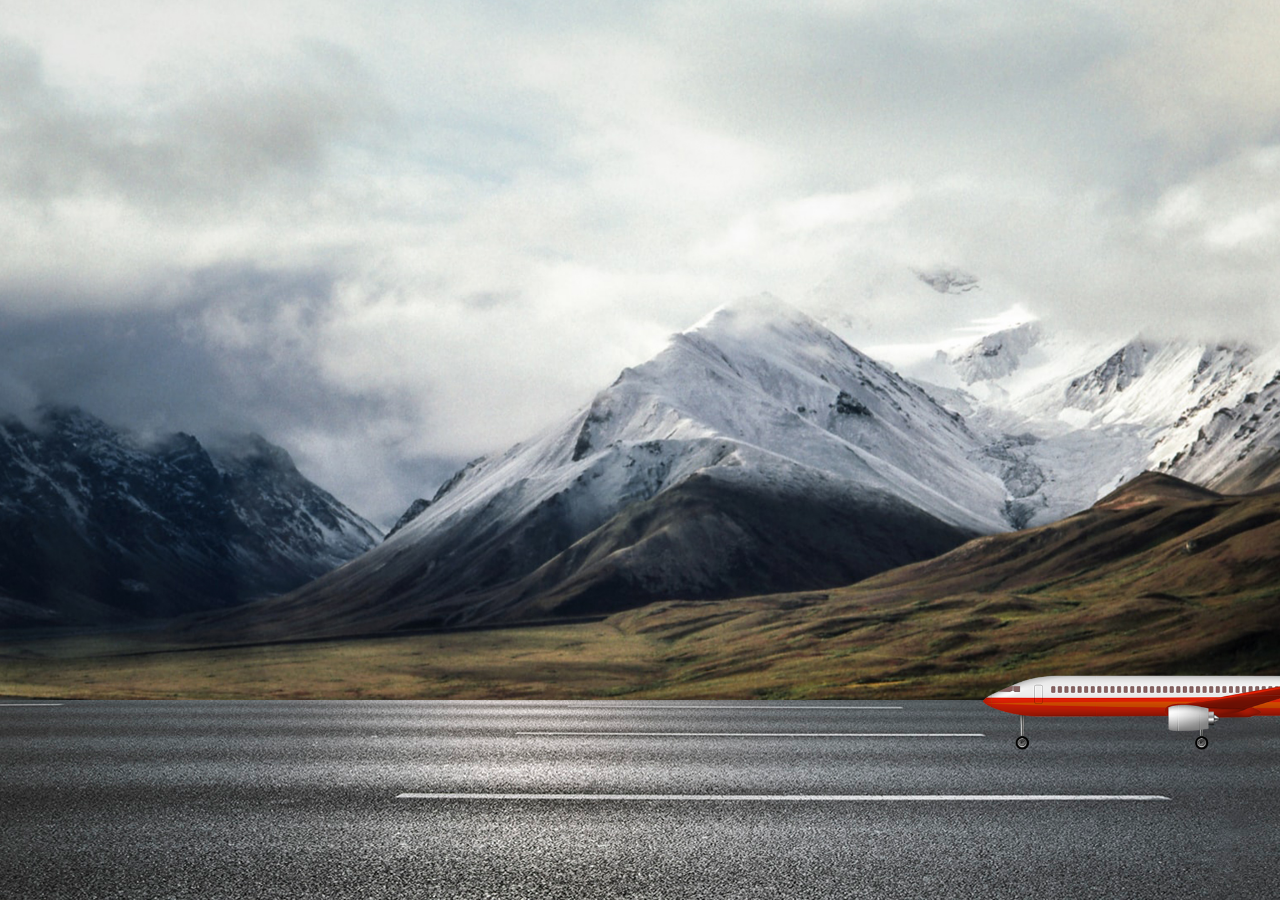
<file: arioplane animation in GS/index.html>
<!DOCTYPE html>
<html lang="en">
<head>
    <meta charset="UTF-8">
    <meta name="viewport" content="width=device-width, initial-scale=1.0">
    <title>Airoplane animation in CSS</title>
    <link rel="stylesheet" href="style.css">
</head>
<body>
    <div class="container">
        <div class="runway">

        </div>
        <img src="images/airplane.png" class="airplane">
    </div>
</body>
</html>
</file>
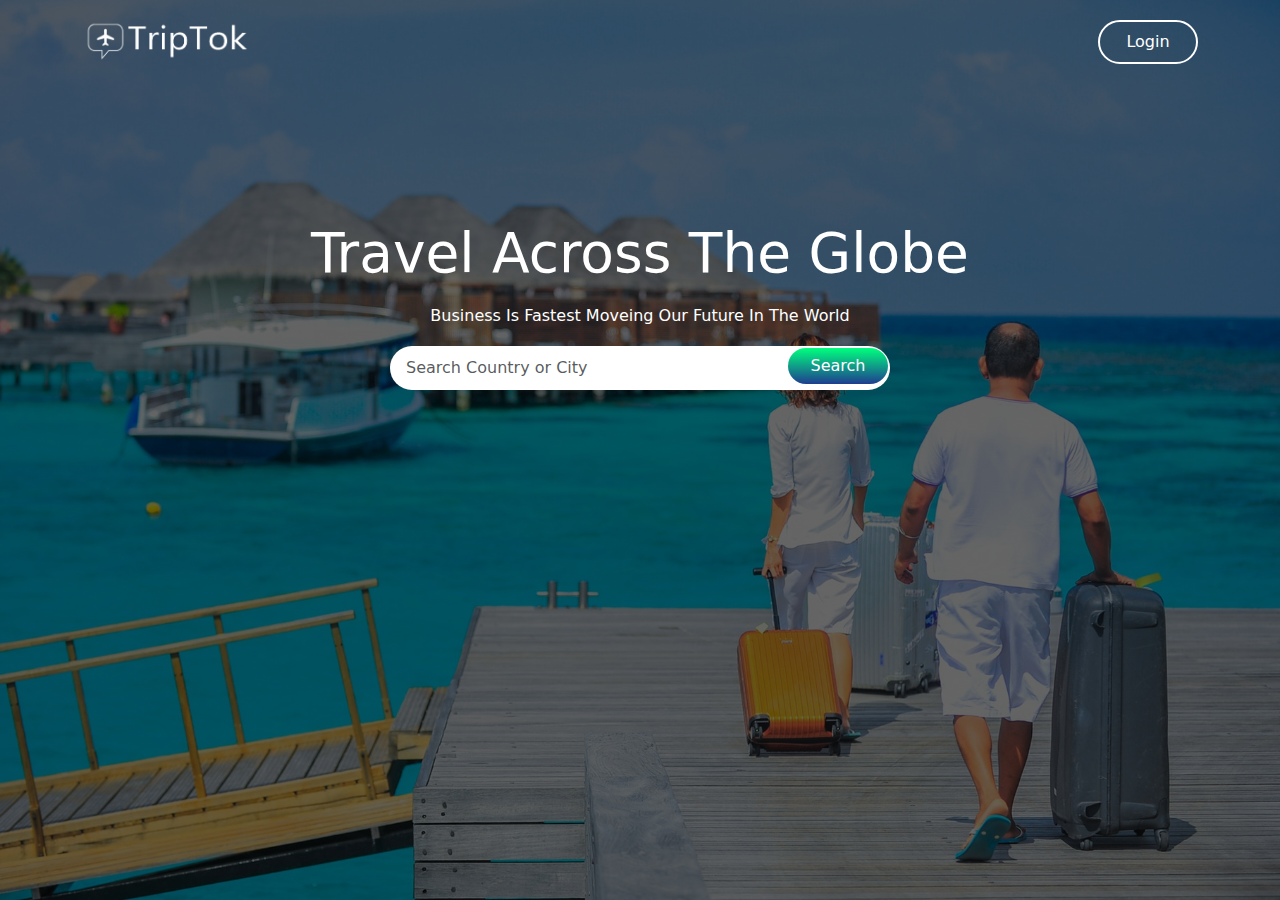
<file: background2/index.html>
<html>
    <head>
        <title>Travel Website</title>
        <link rel="stylesheet" href="style.css">
        <meta name="viewport" content="width=device-width, initial-scale=1.0">
        <link rel="stylesheet" href="https://cdn.jsdelivr.net/npm/bootstrap@5.2.3/dist/css/bootstrap.min.css">
    </head>
    <body>
    <section class="header">
        <div class="container">
            <img src="images/triptok.png">
            <button type="button" class="login-btn">Login</button>
</div>  
<h1>Travel Across The Globe</h1> 
<p>Business Is Fastest Moveing Our Future In The World</p>
<div class="input-group">
    <input type="text" class="form-control" placeholder="Search Country or City">
    <div class="input-group-append">
        <button type="submit" class="input-group-text btn">Search</button>
    </div>
 
</div>
</section>  
</body>
</html>
</file>
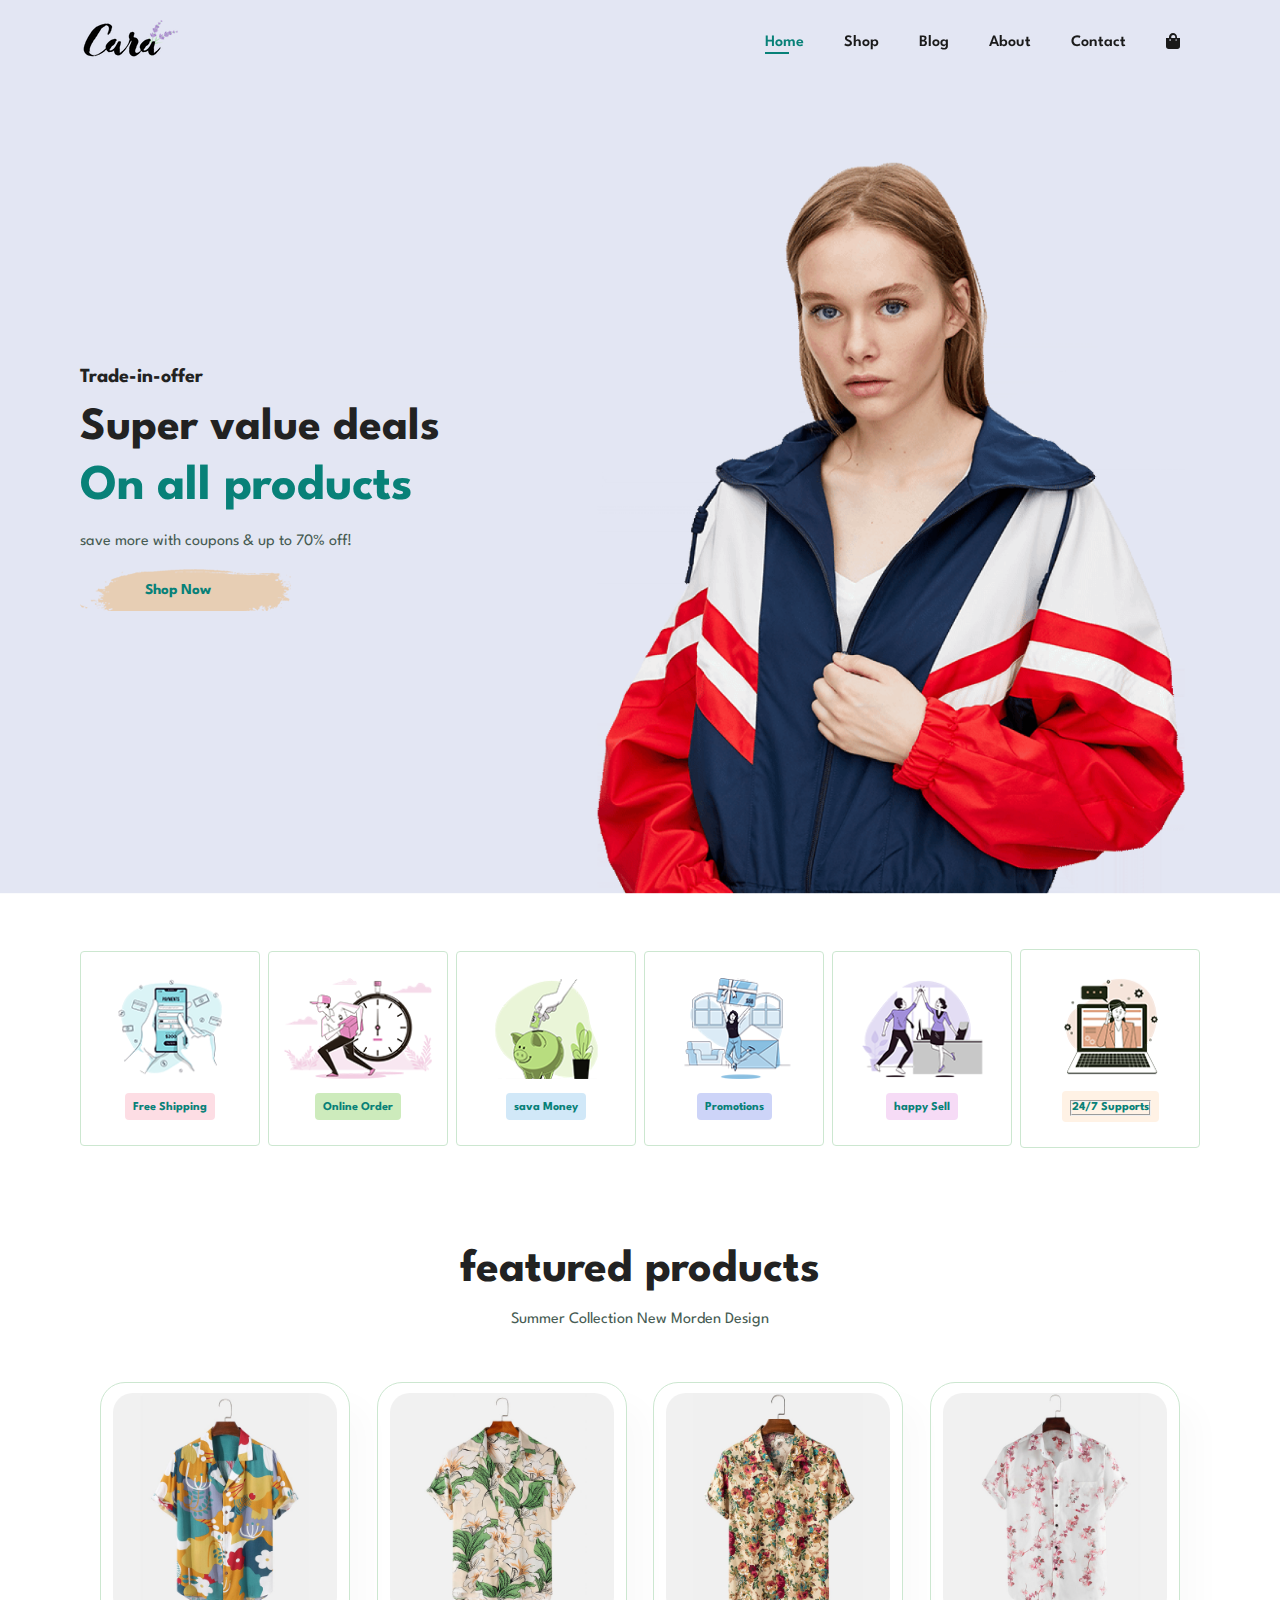
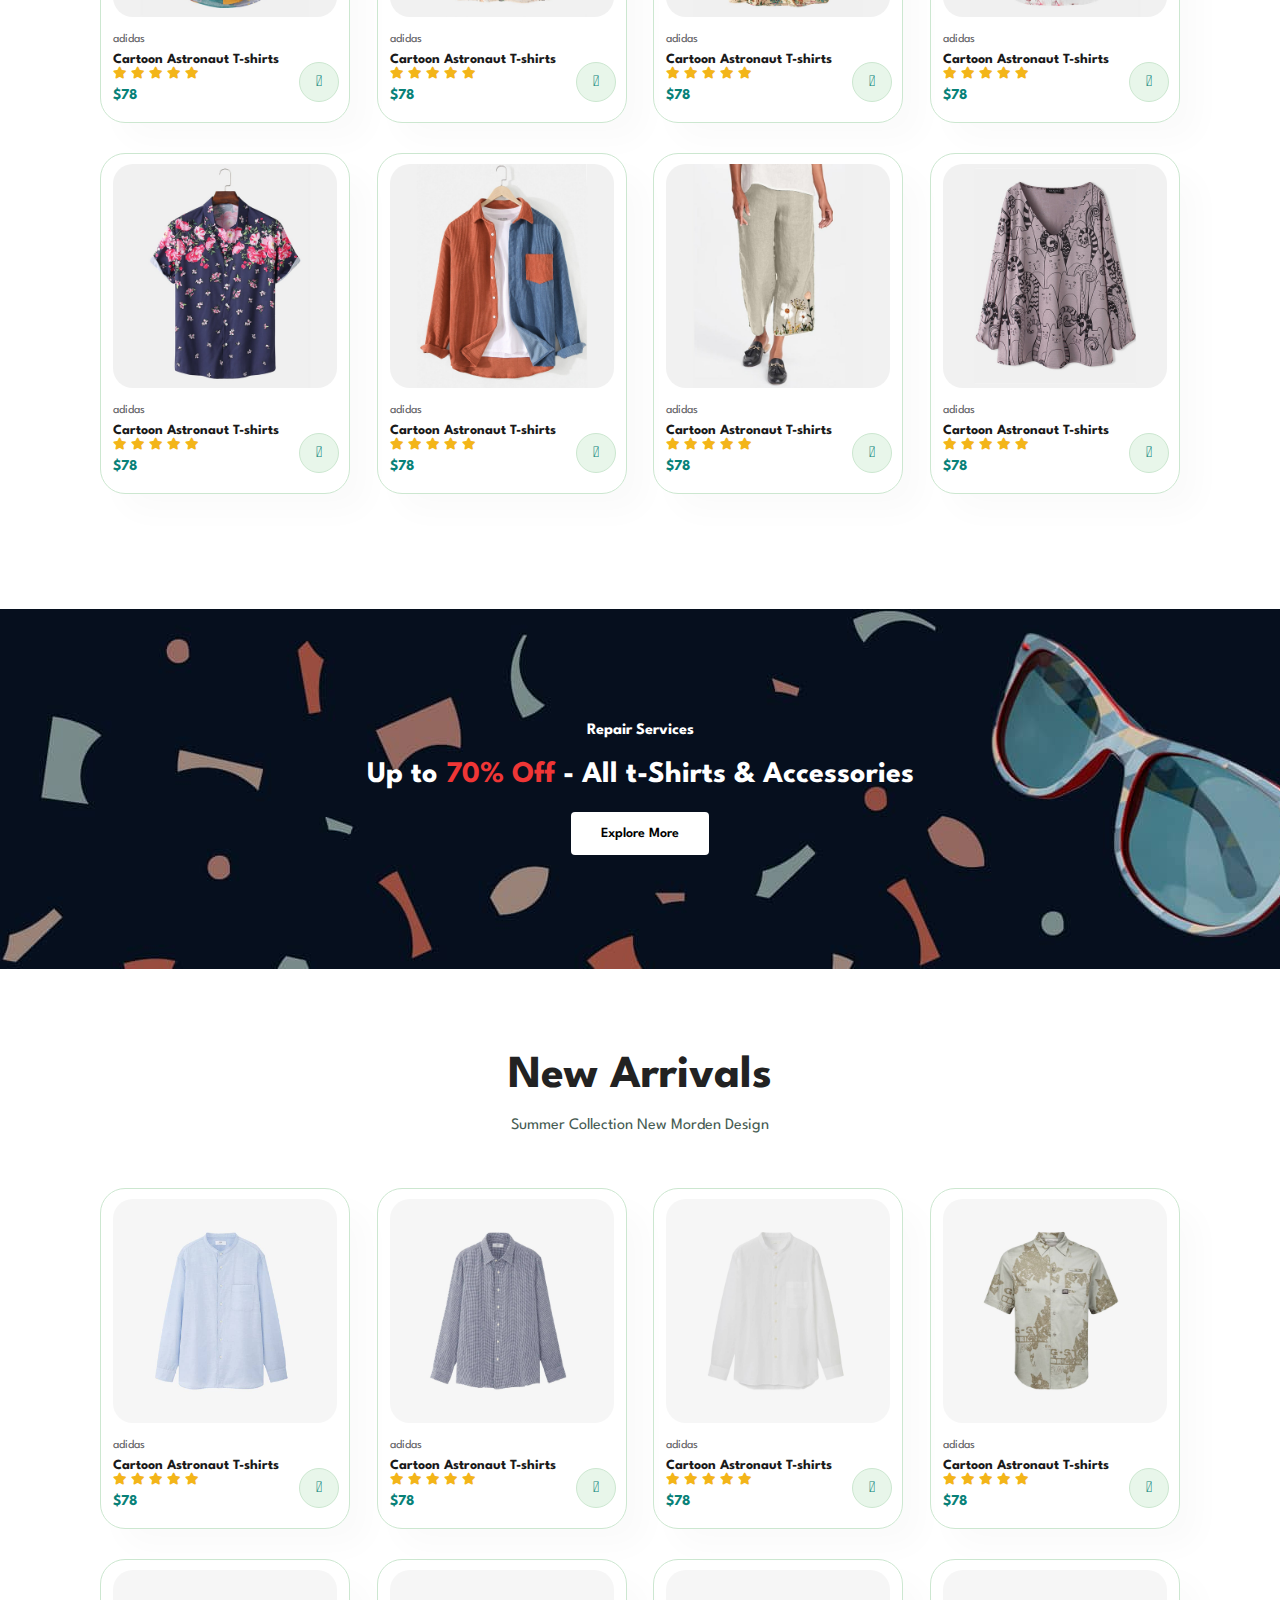
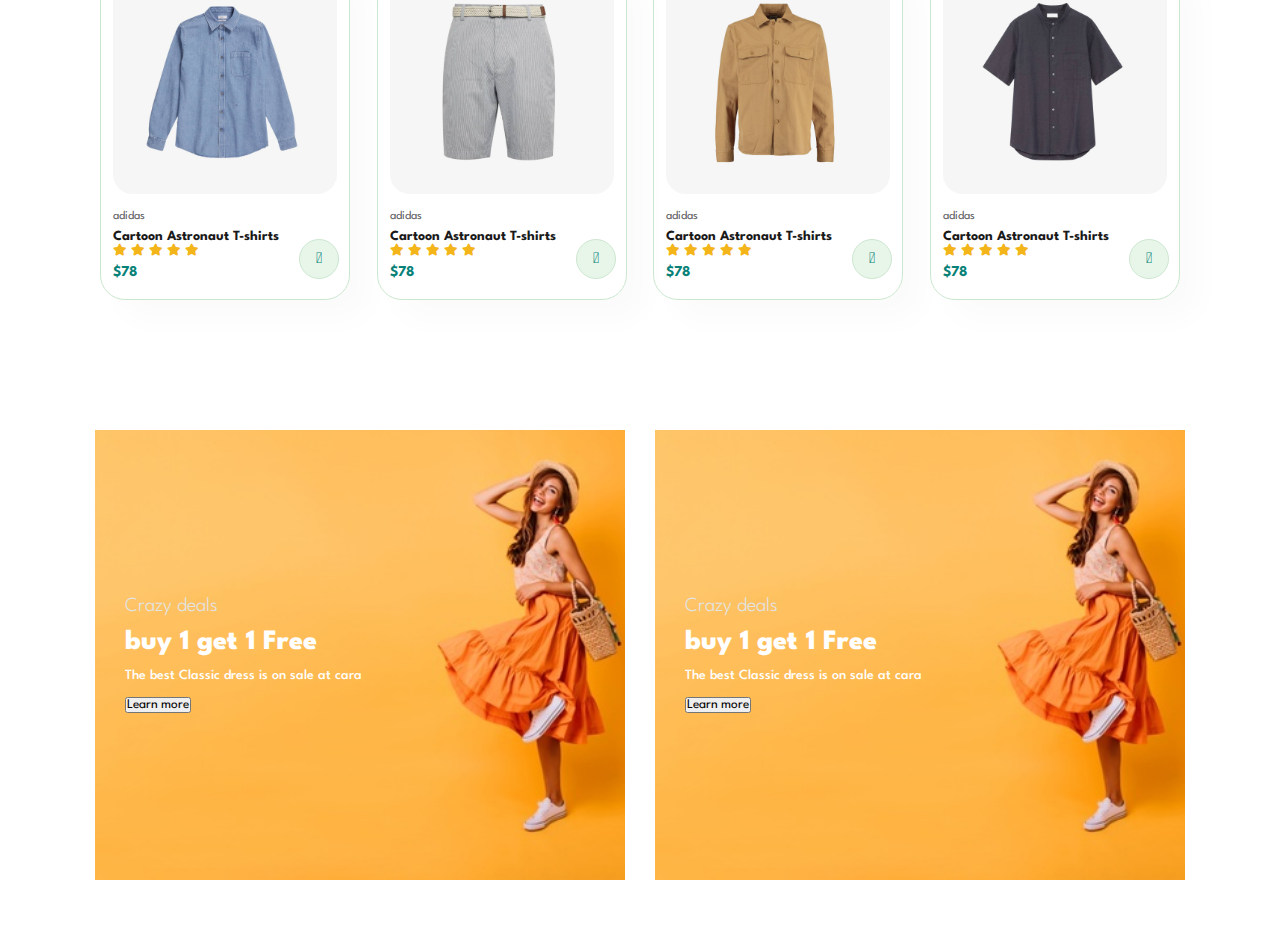
<file: Build-and-Deploy-Ecommerce-Website-main/index.html>
<!DOCTYPE html>
<html lang="en">
<head>
    <meta charset="UTF-8">
    <meta http-equiv="X-UA-Compatible" content="IE=edge">
    <meta name="viewport" content="width=device-width, initial-scale=1.0">
    <title>Tech2etc Ecommerce Tutorial</title>
    <!-- Correct Font Awesome CSS link -->
    <link rel="stylesheet" href="https://cdnjs.cloudflare.com/ajax/libs/font-awesome/5.15.3/css/all.min.css">
    <link rel="stylesheet" href="style.css">
</head> 
<body>
    <section id="header">
        <a href="#"><img src="img/logo.png" alt=""></a>
        <div>
            <ul id="navbar">
                <li><a class="active" href="index.html">Home</a></li>
                <li><a href="shop.html">Shop</a></li>
                <li><a href="blog.html">Blog</a></li> 
                <li><a href="about.html">About</a></li>
                <li><a href="contact.html">Contact</a></li>
                <li><a href="cart.html"><i class="fas fa-shopping-bag"></i></a></li> 
            </ul>
        </div>
    </section>

    <section id="hero">
        <h4>Trade-in-offer</h4>
        <h2>Super value deals</h2>
        <h1>On all products</h1>
        <p>save more with coupons & up to 70% off!</p>
        <button>Shop Now</button>
    </section>

    <section id="feature" class="section-p1">
        <div class="fe-box">
            <img src="img/features/f1.png" alt="">
            <h6>Free Shipping</h6>
        </div>
        <div class="fe-box">
            <img src="img/features/f2.png" alt="">
            <h6>Online Order</h6>
        </div>
        <div class="fe-box">
            <img src="img/features/f3.png" alt="">
            <h6>sava Money</h6>
        </div>
        <div class="fe-box">
            <img src="img/features/f4.png" alt="">
            <h6>Promotions</h6>
        </div>
        <div class="fe-box">
            <img src="img/features/f5.png" alt="">
            <h6>happy Sell</h6>
        </div>
        <div class="fe-box">
            <img src="img/features/f6.png" alt="">
            <h6 class="text"><Fieldset>24/7 Supports</Fieldset></h6>
        </div>
    </section>

    <section id="product1" class="section-p1">
        <h2>featured products</h2>
        <p>Summer Collection New Morden Design</p>
        <div class="pro-container">
            <div class="pro">
               <img src="img/products/f1.jpg" alt=""> 
               <div class="des">
                <span>adidas</span>
                <h5>Cartoon Astronaut T-shirts</h5>
                <div class="star">
                    <i class="fas fa-star"></i>
                    <i class="fas fa-star"></i>
                    <i class="fas fa-star"></i>
                    <i class="fas fa-star"></i>
                    <i class="fas fa-star"></i>
                </div>
                <h4>$78</h4>
               </div>
               <a href="#"><i class="fal fa-shopping-cart cart"></i></a>
            </div>
            <div class="pro">
                <img src="img/products/f2.jpg" alt=""> 
                <div class="des">
                 <span>adidas</span>
                 <h5>Cartoon Astronaut T-shirts</h5>
                 <div class="star">
                     <i class="fas fa-star"></i>
                     <i class="fas fa-star"></i>
                     <i class="fas fa-star"></i>
                     <i class="fas fa-star"></i>
                     <i class="fas fa-star"></i>
                 </div>
                 <h4>$78</h4>
                </div>
                <a href="#"><i class="fal fa-shopping-cart cart"></i></a>
             </div>
             <div class="pro">
                <img src="img/products/f3.jpg" alt=""> 
                <div class="des">
                 <span>adidas</span>
                 <h5>Cartoon Astronaut T-shirts</h5>
                 <div class="star">
                     <i class="fas fa-star"></i>
                     <i class="fas fa-star"></i>
                     <i class="fas fa-star"></i>
                     <i class="fas fa-star"></i>
                     <i class="fas fa-star"></i>
                 </div>
                 <h4>$78</h4>
                </div>
                <a href="#"><i class="fal fa-shopping-cart cart"></i></a>
             </div>
             <div class="pro">
                <img src="img/products/f4.jpg" alt=""> 
                <div class="des">
                 <span>adidas</span>
                 <h5>Cartoon Astronaut T-shirts</h5>
                 <div class="star">
                     <i class="fas fa-star"></i>
                     <i class="fas fa-star"></i>
                     <i class="fas fa-star"></i>
                     <i class="fas fa-star"></i>
                     <i class="fas fa-star"></i>
                 </div>
                 <h4>$78</h4>
                </div>
                <a href="#"><i class="fal fa-shopping-cart cart"></i></a>
             </div>
             <div class="pro">
                <img src="img/products/f5.jpg" alt=""> 
                <div class="des">
                 <span>adidas</span>
                 <h5>Cartoon Astronaut T-shirts</h5>
                 <div class="star">
                     <i class="fas fa-star"></i>
                     <i class="fas fa-star"></i>
                     <i class="fas fa-star"></i>
                     <i class="fas fa-star"></i>
                     <i class="fas fa-star"></i>
                 </div>
                 <h4>$78</h4>
                </div>
                <a href="#"><i class="fal fa-shopping-cart cart"></i></a>
             </div>
             <div class="pro">
                <img src="img/products/f6.jpg" alt=""> 
                <div class="des">
                 <span>adidas</span>
                 <h5>Cartoon Astronaut T-shirts</h5>
                 <div class="star">
                     <i class="fas fa-star"></i>
                     <i class="fas fa-star"></i>
                     <i class="fas fa-star"></i>
                     <i class="fas fa-star"></i>
                     <i class="fas fa-star"></i>
                 </div>
                 <h4>$78</h4>
                </div>
                <a href="#"><i class="fal fa-shopping-cart cart"></i></a>
             </div>
             <div class="pro">
                <img src="img/products/f7.jpg" alt=""> 
                <div class="des">
                 <span>adidas</span>
                 <h5>Cartoon Astronaut T-shirts</h5>
                 <div class="star">
                     <i class="fas fa-star"></i>
                     <i class="fas fa-star"></i>
                     <i class="fas fa-star"></i>
                     <i class="fas fa-star"></i>
                     <i class="fas fa-star"></i>
                 </div>
                 <h4>$78</h4>
                </div>
                <a href="#"><i class="fal fa-shopping-cart cart"></i></a>
             </div>
             <div class="pro">
                <img src="img/products/f8.jpg" alt=""> 
                <div class="des">
                 <span>adidas</span>
                 <h5>Cartoon Astronaut T-shirts</h5>
                 <div class="star">
                     <i class="fas fa-star"></i>
                     <i class="fas fa-star"></i>
                     <i class="fas fa-star"></i>
                     <i class="fas fa-star"></i>
                     <i class="fas fa-star"></i>
                 </div>
                 <h4>$78</h4>
                </div>
                <a href="#"><i class="fal fa-shopping-cart cart"></i></a>
             </div>
             
        </div>
    </section>

    <section id="banner" class="section-m1">
        <h4>Repair Services</h4>
        <h2>Up to <span>70% Off</span> - All t-Shirts & Accessories</h2>
        <button class="normal">Explore More</button>
    </section>

    <section id="product1" class="section-p1">
        <h2>New Arrivals</h2>
        <p>Summer Collection New Morden Design</p>
        <div class="pro-container">
            <div class="pro">
               <img src="img/products/n1.jpg" alt=""> 
               <div class="des">
                <span>adidas</span>
                <h5>Cartoon Astronaut T-shirts</h5>
                <div class="star">
                    <i class="fas fa-star"></i>
                    <i class="fas fa-star"></i>
                    <i class="fas fa-star"></i>
                    <i class="fas fa-star"></i>
                    <i class="fas fa-star"></i>
                </div>
                <h4>$78</h4>
               </div>
               <a href="#"><i class="fal fa-shopping-cart cart"></i></a>
            </div>
            <div class="pro">
                <img src="img/products/n2.jpg" alt=""> 
                <div class="des">
                 <span>adidas</span>
                 <h5>Cartoon Astronaut T-shirts</h5>
                 <div class="star">
                     <i class="fas fa-star"></i>
                     <i class="fas fa-star"></i>
                     <i class="fas fa-star"></i>
                     <i class="fas fa-star"></i>
                     <i class="fas fa-star"></i>
                 </div>
                 <h4>$78</h4>
                </div>
                <a href="#"><i class="fal fa-shopping-cart cart"></i></a>
             </div>
             <div class="pro">
                <img src="img/products/n3.jpg" alt=""> 
                <div class="des">
                 <span>adidas</span>
                 <h5>Cartoon Astronaut T-shirts</h5>
                 <div class="star">
                     <i class="fas fa-star"></i>
                     <i class="fas fa-star"></i>
                     <i class="fas fa-star"></i>
                     <i class="fas fa-star"></i>
                     <i class="fas fa-star"></i>
                 </div>
                 <h4>$78</h4>
                </div>
                <a href="#"><i class="fal fa-shopping-cart cart"></i></a>
             </div>
             <div class="pro">
                <img src="img/products/n4.jpg" alt=""> 
                <div class="des">
                 <span>adidas</span>
                 <h5>Cartoon Astronaut T-shirts</h5>
                 <div class="star">
                     <i class="fas fa-star"></i>
                     <i class="fas fa-star"></i>
                     <i class="fas fa-star"></i>
                     <i class="fas fa-star"></i>
                     <i class="fas fa-star"></i>
                 </div>
                 <h4>$78</h4>
                </div>
                <a href="#"><i class="fal fa-shopping-cart cart"></i></a>
             </div>
             <div class="pro">
                <img src="img/products/n5.jpg" alt=""> 
                <div class="des">
                 <span>adidas</span>
                 <h5>Cartoon Astronaut T-shirts</h5>
                 <div class="star">
                     <i class="fas fa-star"></i>
                     <i class="fas fa-star"></i>
                     <i class="fas fa-star"></i>
                     <i class="fas fa-star"></i>
                     <i class="fas fa-star"></i>
                 </div>
                 <h4>$78</h4>
                </div>
                <a href="#"><i class="fal fa-shopping-cart cart"></i></a>
             </div>
             <div class="pro">
                <img src="img/products/n6.jpg" alt=""> 
                <div class="des">
                 <span>adidas</span>
                 <h5>Cartoon Astronaut T-shirts</h5>
                 <div class="star">
                     <i class="fas fa-star"></i>
                     <i class="fas fa-star"></i>
                     <i class="fas fa-star"></i>
                     <i class="fas fa-star"></i>
                     <i class="fas fa-star"></i>
                 </div>
                 <h4>$78</h4>
                </div>
                <a href="#"><i class="fal fa-shopping-cart cart"></i></a>
             </div>
             <div class="pro">
                <img src="img/products/n7.jpg" alt=""> 
                <div class="des">
                 <span>adidas</span>
                 <h5>Cartoon Astronaut T-shirts</h5>
                 <div class="star">
                     <i class="fas fa-star"></i>
                     <i class="fas fa-star"></i>
                     <i class="fas fa-star"></i>
                     <i class="fas fa-star"></i>
                     <i class="fas fa-star"></i>
                 </div>
                 <h4>$78</h4>
                </div>
                <a href="#"><i class="fal fa-shopping-cart cart"></i></a>
             </div>
             <div class="pro">
                <img src="img/products/n8.jpg" alt=""> 
                <div class="des">
                 <span>adidas</span>
                 <h5>Cartoon Astronaut T-shirts</h5>
                 <div class="star">
                     <i class="fas fa-star"></i>
                     <i class="fas fa-star"></i>
                     <i class="fas fa-star"></i>
                     <i class="fas fa-star"></i>
                     <i class="fas fa-star"></i>
                 </div>
                 <h4>$78</h4>
                </div>
                <a href="#"><i class="fal fa-shopping-cart cart"></i></a>
             </div>
             
        </div>
    </section>

    <section id="sm-banner" class="section-p1">
        <div class="banner-box">
            <h4>Crazy deals</h4>
            <h2>buy 1 get 1 Free</h2>
            <span>The best Classic dress is on sale at cara</span>
            <button>Learn more</button>
        </div>
        <div class="banner-box">
            <h4>Crazy deals</h4>
            <h2>buy 1 get 1 Free</h2>
            <span>The best Classic dress is on sale at cara</span>
            <button>Learn more</button>
        </div>
    </section>

    <script src="script.js"></script>
</body>
</html>
</file>
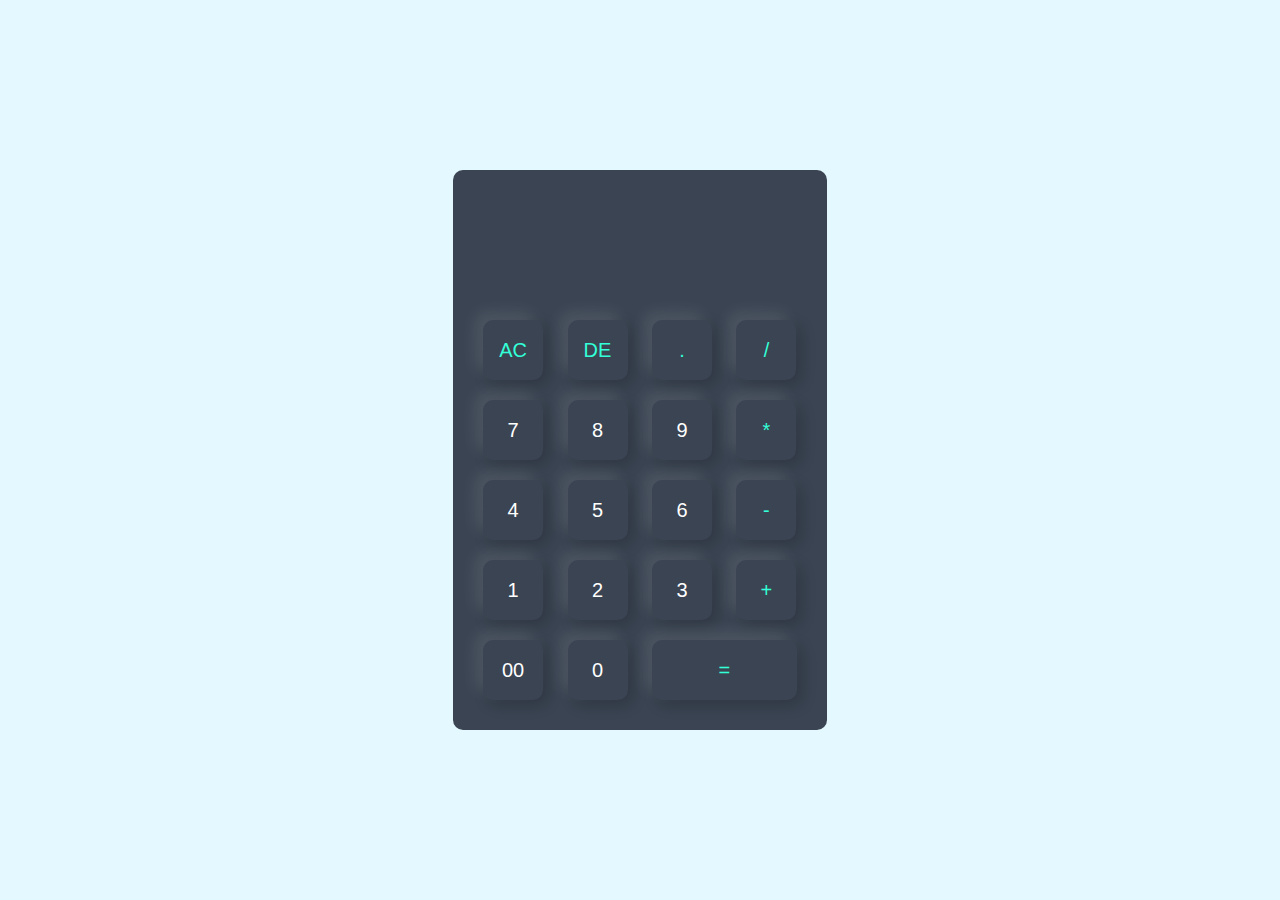
<file: calulater in GS/index.html>
<!DOCTYPE html>
<html>
<head>

    <title>calclatar</title>
    <link rel="stylesheet" href="style.css">
</head>
<body>
    
<div class="container">
   <div class="calclatar">
    <form>
        <div class="display">
        <input type="text" name="display">
         </div>
         <div>
          <input type="button" value="AC" onclick="display.value = '' " class="operator">
          <input type="button" value="DE" onclick="display.value = display.value.toString().slice(0,-1)" class="operator">
          <input type="button" value="." onclick="display.value = '.' " class="operator">
          <input type="button" value="/" onclick="display.value = '/' " class="operator">
         </div>
         <div>
            <input type="button" value="7" onclick="display.value += '7' ">
            <input type="button" value="8" onclick="display.value += '8' ">
            <input type="button" value="9" onclick="display.value += '9' ">
            <input type="button" value="*" onclick="display.value += '*' " class="operator">
           </div> 
           <div>
            <input type="button" value="4" onclick="display.value += '4' ">
            <input type="button" value="5" onclick="display.value += '5' ">
            <input type="button" value="6" onclick="display.value += '6' ">
            <input type="button" value="-" onclick="display.value += '-' " class="operator">
           </div> 
           <div>
            <input type="button" value="1" onclick="display.value += '1' ">
            <input type="button" value="2" onclick="display.value += '2' ">
            <input type="button" value="3" onclick="display.value += '3' ">
            <input type="button" value="+" onclick="display.value += '+' " class="operator">
           </div>     
           <div>
            <input type="button" value="00" onclick="display.value += '00' ">
            <input type="button" value="0" onclick="display.value += '0' ">
            <input type="button" value="=" onclick="display.value = eval(display.value)"
            class="equal operator">
            
           </div>       
      </form>
    </div>
  </div>
</body>
</html>
</file>
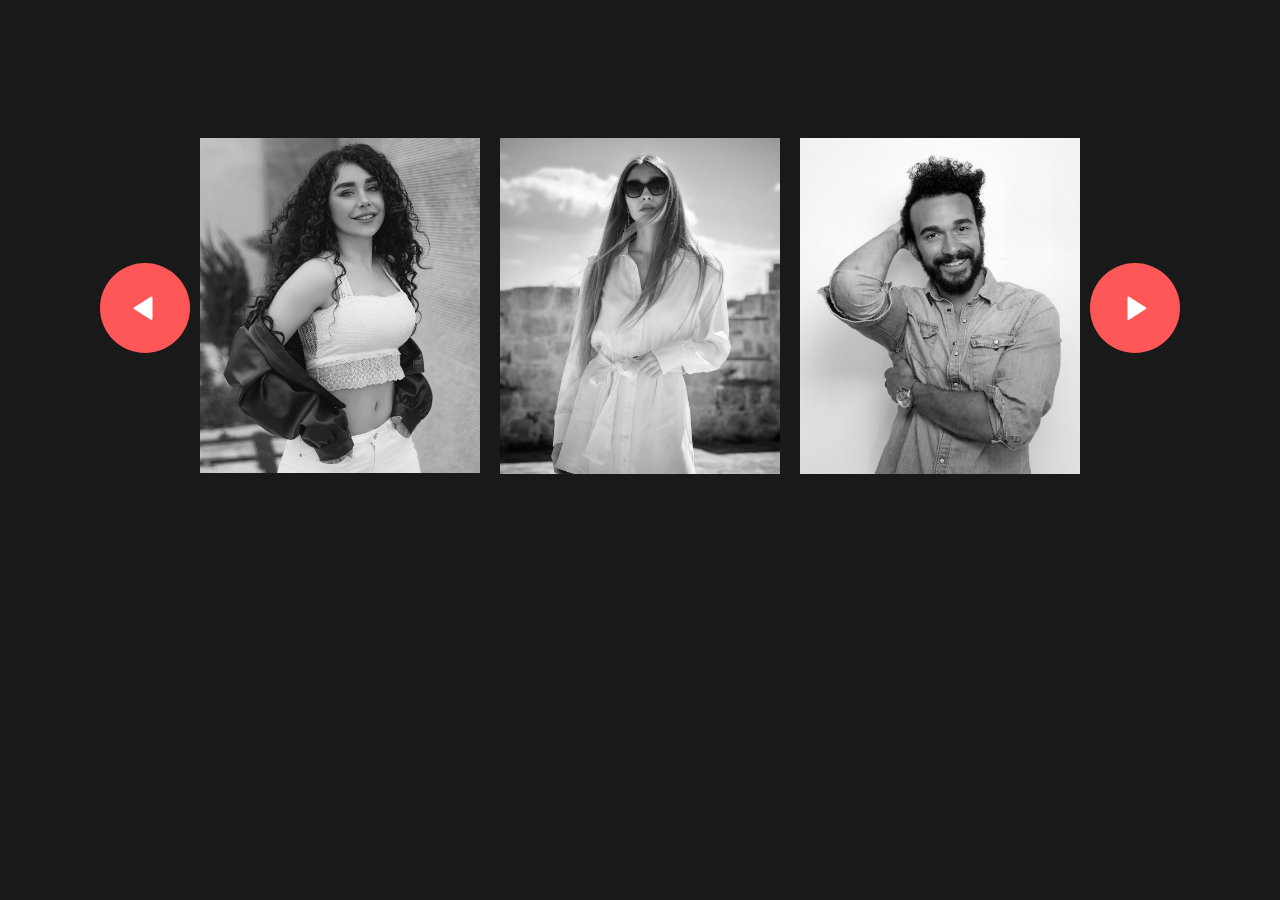
<file: image-slider/index.html>
<!DOCTYPE html>
<html lang="en">
<head>
    <meta charset="UTF-8">
    <meta name="viewport" content="width=device-width, initial-scale=1.0">
    <title>Document</title>
    <link rel="stylesheet" href="style.css">
</head>
<body>
    <div class="gallery-wrap">
        <img src="images/back.png" id="backBtn">
        <div class="gallery">
            <div>
                <span><img src="images/image-1.png"></span>
                <span><img src="images/image-2.png"></span>
                <span><img src="images/image-3.png"></span>
             </div>
             <div>
                <span><img src="images/image-4.png"></span>
                <span><img src="images/image-5.png"></span>
                <span><img src="images/image-6.png"></span>
             </div>
          </div>
        <img src="images/next.png" id="nextBtn">
    </div>

    <script>
        let scrollContainer = document.querySelector(".gallery");
        let backBtn = document.getElementById("backBtn");
        let nextBtn = document.getElementById("nextBtn");

        let scrollAmount = 300; // Adjust this value to control scroll distance

        backBtn.addEventListener("click", () => {
            scrollContainer.scrollLeft -= scrollAmount;
        });

        nextBtn.addEventListener("click", () => {
            scrollContainer.scrollLeft += scrollAmount;
        });
    </script>
</body>
</html>
</file>
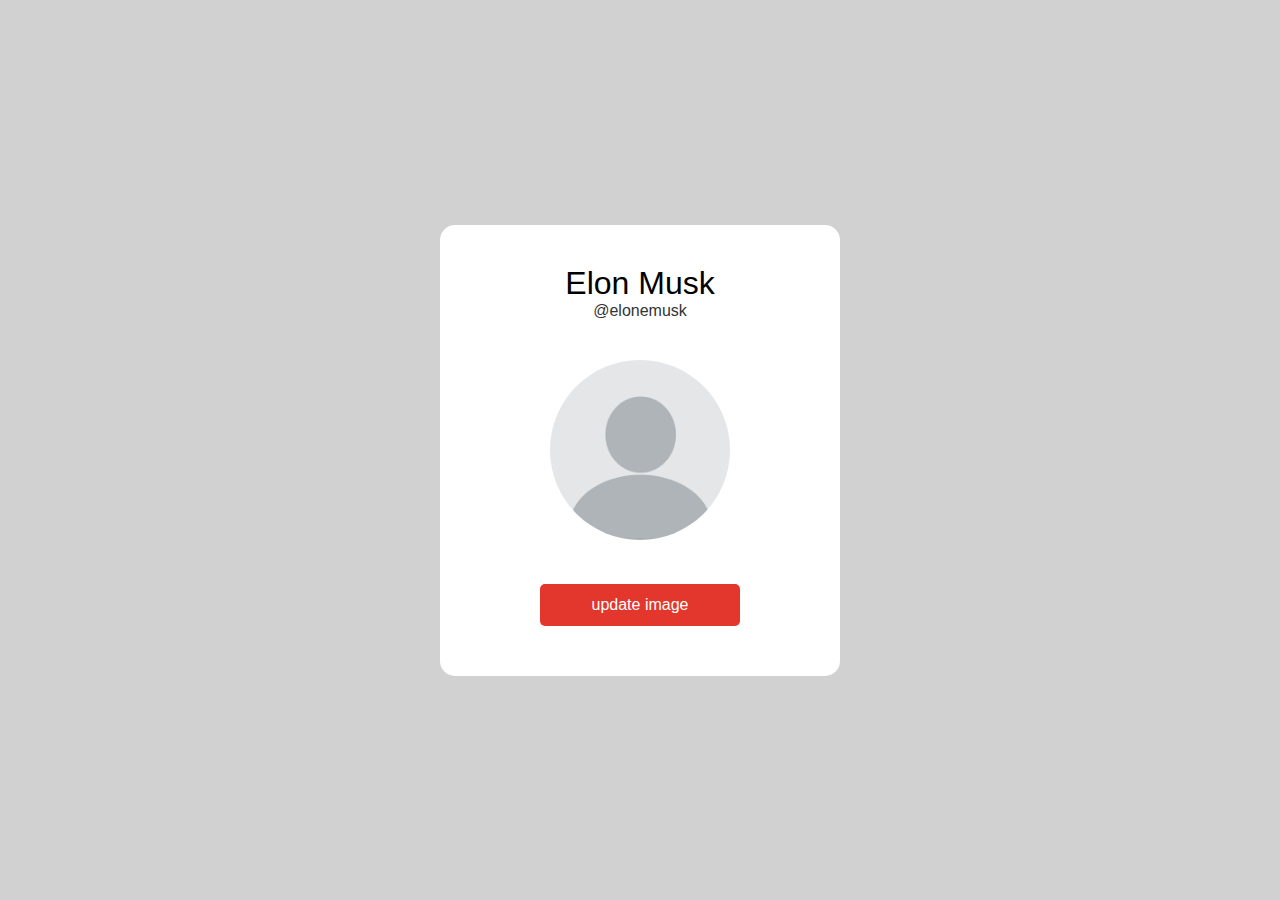
<file: images.elone/index.html>
<!DOCTYPE html>
<head>
   
    <meta name="viewport" content="width=device-width, initial-scale=1.0">
    <title>Uplode a image at Elone mawa</title>
    <link rel="stylesheet" href="style.css">
</head>
<body>
    <div class="hero">
        <div class="card">
        <h1>Elon Musk</h1>
        <p>@elonemusk</p>
        <img src="profile.png" id="profile-pic">
        <label for="input-file">update image</label>
        <input type="file" accept="image/jpeg, image/png, image/jpg" id="input-file">
    
        </div>
    </div>
<script>
   let profilepic = document.getElementById("profile-pic");
   let inputfile = document.getElementById("input-file");

 inputfile.onchange = function(){
    profilepic.src = URL.createObjectURL(inputfile.files[0]);
 }

</script>
  
</body>
</html>
</file>
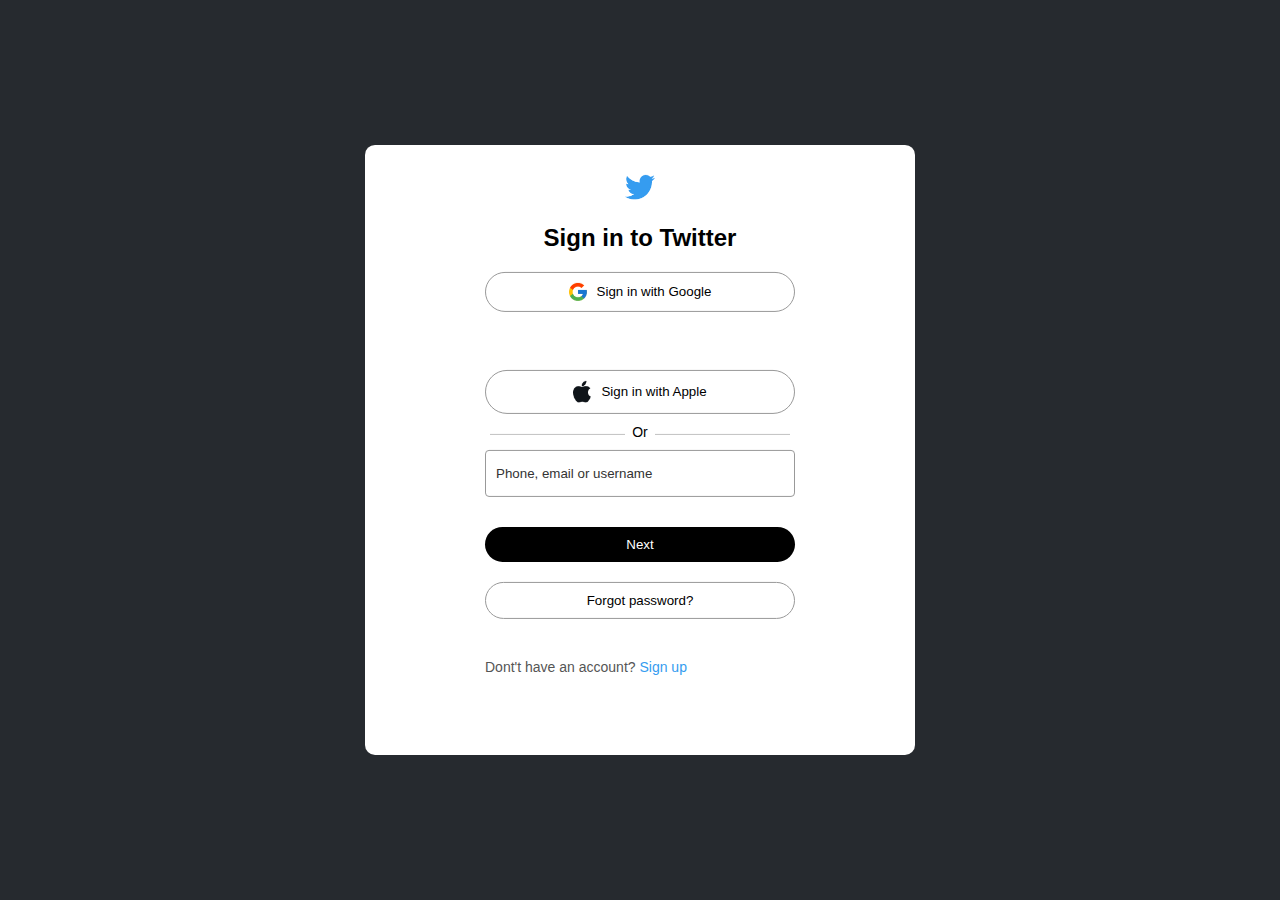
<file: login page Creast css/index.html>
<!DOCTYPE html>
<html lang="en">
<head>
    <meta charset="UTF-8">
    <meta name="viewport" content="width=device-width, initial-scale=1.0">
    <title>Login page </title>
    <link rel="stylesheet" href="style.css">
</head>
<body>
    <div class="login-box">
        <img src="images/logo.png" class="logo">
        <h2>Sign in to Twitter</h2>
        <button><img src="images/google.png">Sign in with Google</button><br>
        <button><img src="images/apple.png">Sign in with Apple</button>
        <hr>
        <span>Or</span>
        <form>
            <input type="text" placeholder="Phone, email or username">
            <button>Next</button>
        </form>
        <button>Forgot password?</button>
        <p>Dont't have an account? <a href="#"> Sign up</a></p>

    </div>



</body>
</html>
</file>
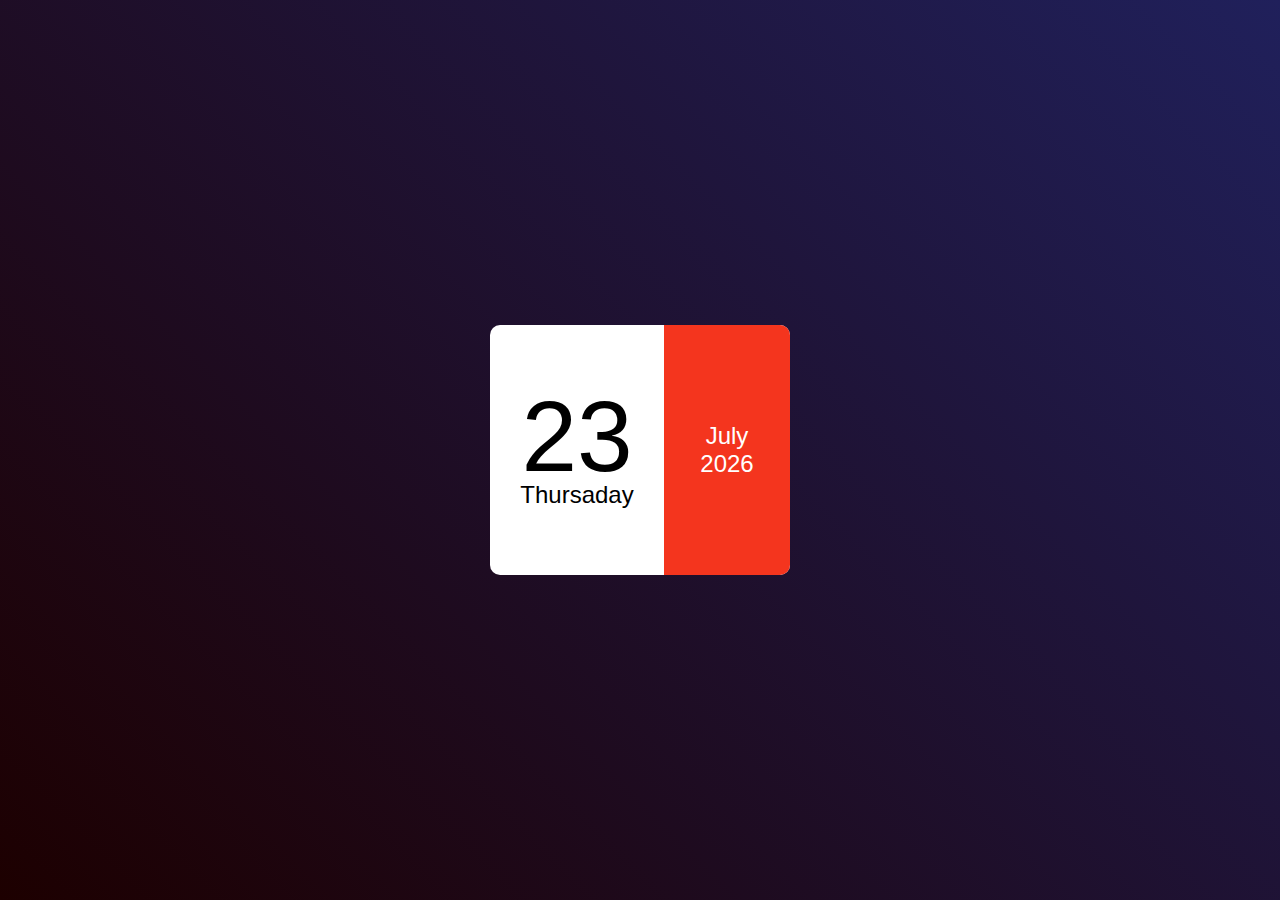
<file: mini clander in GS/index.html>
<!DOCTYPE html>
<html>
<head>
    
    <meta name="viewport" content="width=device-width, initial-scale=1.0">
    <title>Mini CalendrmUsing JavaScript</title> 
    <link rel="stylesheet" href="style.css">
</head>
<body>
    <div class="hero">
        <div class="Calender">
        <div class="left">
            <p id="date">01</p>
            <p id="day">Sunday</p>
        </div>
        <div class="right">
            <p id="month">January</p>
            <p id="year">2020</p>
        </div> 
       </div>
    </div>
    <script>

        const date = document.getElementById("date")
        const day = document.getElementById("day")
        const month = document.getElementById("month")
        const year = document.getElementById("year")
  
        const today = new Date();
 
        const weekDays = ["sunday","Monday","Tuesday","Wednesday","Thursaday","Friday","Saturday"];
        const allMonths = ["January", "February", "March", "April", "May", "June", "July", "August", "September", "October", "November", "December"];


        date.innerHTML = (today.getDate()<10?"0":"") + today.getDate(); 
        day.innerHTML = weekDays[today.getDay()]; 
        month.innerHTML = allMonths[today.getMonth()]; 
        year.innerHTML = today.getFullYear(); 
 
 
 </script>

</body>
</html>
</html>
</file>
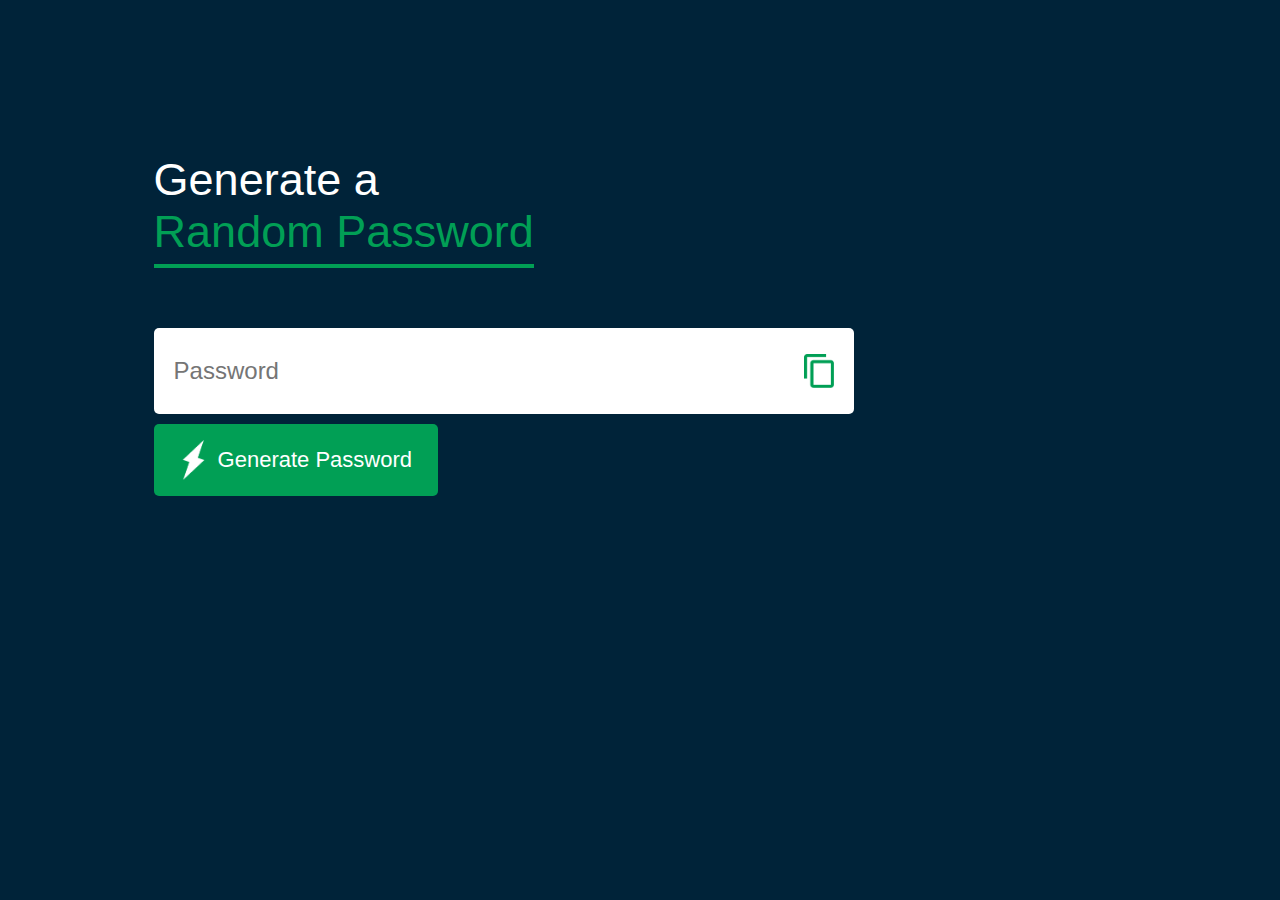
<file: Random Password JS GS/index.html>
<!DOCTYPE html>
<html lang="en">
<head>
    <meta charset="UTF-8">
    <meta name="viewport" content="width=device-width, initial-scale=1.0">
    <title>Random Pasword</title>
    <link rel="stylesheet" href="style.css">
</head>
<body>
<div class="container">
      <h1>Generate a <br><span> Random Password</span></h1>
      <div class="display">
        <input type="text" id="Password" placeholder="Password">
        <img src="images/copy.png">
      </div>
      <button onclick="createPassword()"><img src="images/generate.png">Generate Password</button>
</div>

<script>
  const PasswordBox = document.getElementById("password");
  const length = 12;

  const upperCase = "ABCDEFGHIJKLMNOPQRSTUVWXYZ";
  const lowerCase = "abcdefghijklmnopqrstuvwxyz";
  const number = "0123456789";
  const symbol = "~!@#$%^&*{}()_+<>?:=-";

  const allchars = upperCase + lowerCase + number + symbol;

  function createPassword() {
    let password = "";
    password += upperCase[Math.floor(Math.random() * upperCase.length)];
    password += lowerCase[Math.floor(Math.random() * lowerCase.length)];
    password += number[Math.floor(Math.random() * number.length)];
    password += symbol[Math.floor(Math.random() * symbol.length)];

    while (length > password.length) {
      password += allchars[Math.floor(Math.random() * allchars.length)];
    }
    PasswordBox.value = password;
  }
</script>


 
    
</body>
</html>
</file>
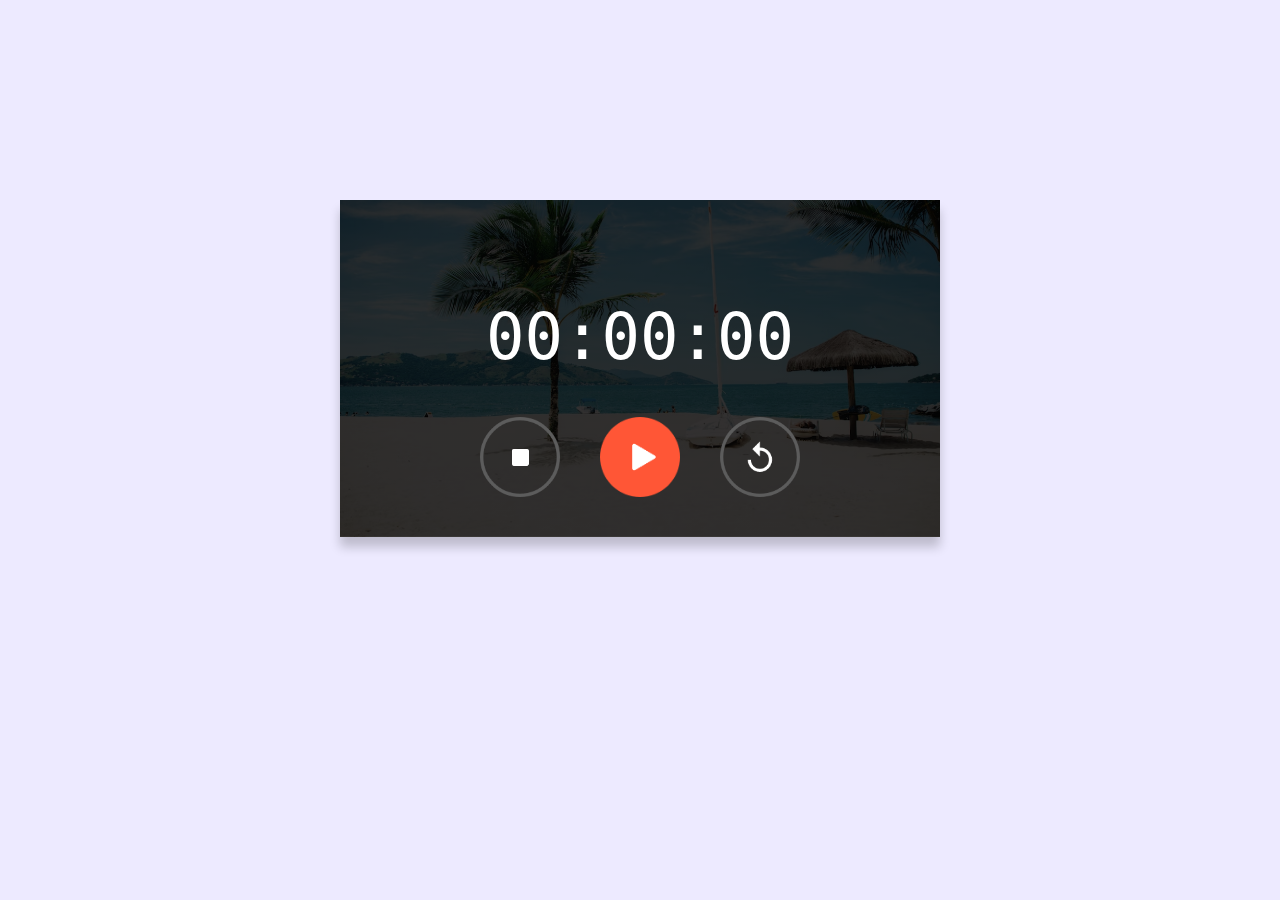
<file: stopwatch GS/index.html>
<!DOCTYPE html>
<html lang="en">
<head>
    <meta charset="UTF-8">
    <meta name="viewport" content="width=device-width, initial-scale=1.0">
    <title>Stop Watch</title>
    <link rel="stylesheet" href="style.css">
</head>
<body>
    <div class="stopwatch">
        <h1 id="displayTime">00:00:00</h1>
        <div class="buttons">
           <img src="images/stop.png" onclick="WatchStop()">
           <img src="images/start.png" onclick="WatchStart()">
           <img src="images/reset.png" onclick="watchReset()">
        </div>
    </div>
     
    <script>
    let [seconds, minutes, hours] = [0, 0, 0];
    let displayTime = document.getElementById("displayTime");
    let timer = null;

    function stopwatch() {
        seconds++;
        if (seconds == 60) {
            seconds = 0;
            minutes++;
            if (minutes == 60) {
                minutes = 0;
                hours++;
            }
        }

        let h = hours < 10 ? "0" + hours : hours;
        let m = minutes < 10 ? "0" + minutes : minutes;
        let s = seconds < 10 ? "0" + seconds : seconds;

        displayTime.innerHTML = h + ":" + m + ":" + s;
    }

    function WatchStop() {
        if (timer !== null) {
            clearInterval(timer);
            timer = null;
        }
    }

    function WatchStart() {
        if (timer === null) {
            timer = setInterval(stopwatch, 1000);
        }
    }

    function watchReset() {
        clearInterval(timer);
        [seconds, minutes, hours] = [0, 0, 0];
        displayTime.innerHTML = "00:00:00";
        timer = null;
    }
</script>

</body>
</html>
</file>
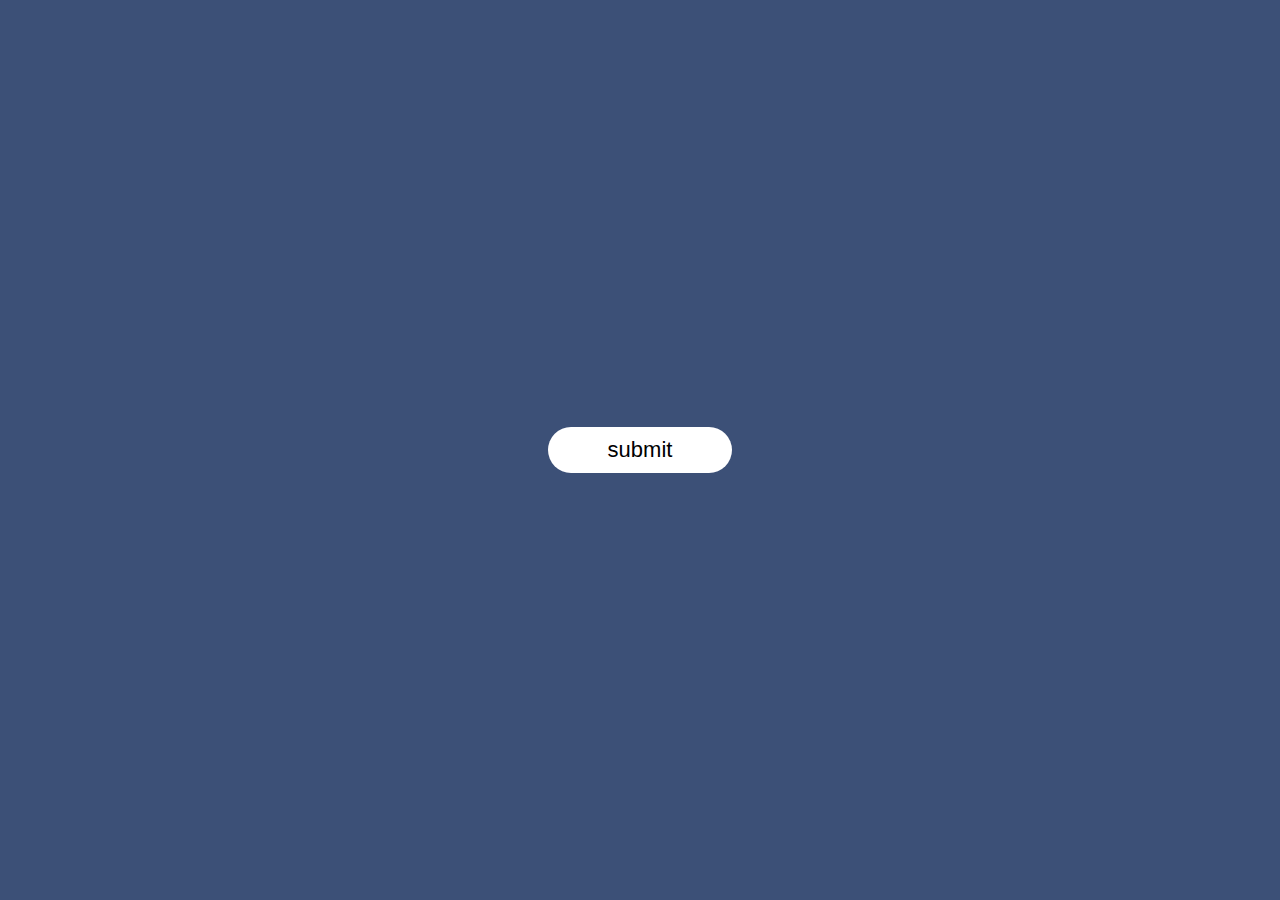
<file: sumbit javascript/index.html>
<!DOCTYPE html>
<html lang="en">
<head>
    <meta charset="UTF-8">
    <meta name="viewport" content="width=device-width, initial-scale=1.0">
    <title>Popup Desing</title>
    <link rel="stylesheet" href="style.css">
</head>
<body>
    <div class="container">
       <button type="submit" class="btn" onclick="openPopup()">submit</button>
       <div class="Popup" id="Popup">
        <img src="404-tick.png">
        <h2>Thank you!</h2>
        <p>Your details has been succeccfuiil submitted. Thanks!</p>
        <button type="button" onclick="closePopup()">OK</button>
       </div>
    </div>


<script>
    let Popup = document.getElementById("Popup");

    function openPopup(){
        Popup.classList.add("open-Popup");
    }
    function closePopup(){
        Popup.classList.remove("open-Popup");
    }
    
</script>
</body>
</html>
</file>
<file: arioplane animation in GS/style.css>
*{
    margin: 0;
    padding: 0;
}
.container{
    height: 100vh;
    width: 100%;
    background-image: url(images/background.jpg);
    background-size: cover;
    background-position: center;
    position: relative;
    overflow: hidden;
}
.runway{
    height: 200px;
    width: 100%;
    background-image: url(images/road.jpg);
    position: absolute;
    left: 0;
    bottom: 0;
}
.airplane{
    width: 500px;
    position: absolute;
    bottom: 150px;
    right: -200px;
    animation: plan 4s linear infinite;
    transform-origin: 100% 50%;
}
@keyframes plan{
    0%{
        transform: translateX(0px) translateY(0px) rotate(0deg);
    }
    30%{
        transform: translateX(-500px) translateY(0px) rotate(0deg);
    }
    100%{
        transform: translateX(-1500px) translateY(-200px) rotate(20deg);
    }
}
</file>
<file: background2/style.css>
*{
    margin: o;
    padding: 0;
}
.header
{
 height: 100%;
 background-image: linear-gradient(rgba(0,0,0,0.6),rgba(0,0,0,0.6)),url(images/banner1.jpg);
 background-size: cover;
 background-position: center;
 background-attachment: fixed;
 padding-top: 20px;
 text-align: center;
 color: white;
 
}
.header img{
    width: 170px;
    float: left;

}
.login-btn{
    width: 100px;
    padding: 8px 0;
    outline: none !important;
    border: 2px solid white;
    border-radius: 50px;
    background: transparent;
    color: #fff;
    float: right;
}
.header h1
{
    padding-top: 200px;
    padding-bottom: 0;
    font-size: 55px;
}
.header p
{
    margin: 18px 0;
}
.input-group{
    width: 90%;
    max-width: 500px;
    border-radius: 30px;
    background: #fff;
    margin: auto;
    padding: 2px;
}
.form-control{
    border: 0 !important;
    border-radius: 30px !important;
    margin: 2px;
    box-shadow: none !important;
}
.input-group-text{
    width: 100px;
    background-image: linear-gradient(#00ff7e,#1f3d90);
    border: 0 !important;
    color: white !important;
    padding: 0 25px;
    border-radius: 35px !important;
    box-shadow: none!important;

}
</file>
<file: Build-and-Deploy-Ecommerce-Website-main/style.css>
@import url("https://fonts.googleapis.com/css2?family=Spartan:wght@100;200;300;400;500;600;700;800;900&display=swap");
* {
  margin: 0;
  padding: 0;
  box-sizing: border-box;
  font-family: "Spartan", sans-serif;
}

html {
  scroll-behavior: smooth;
}

/* Global Styles */

h1 {
  font-size: 50px;
  line-height: 64px;
  color: #222;
}

h2 {
  font-size: 46px;
  line-height: 54px;
  color: #222;
}

h4 {
  font-size: 20px;
  color: #222;
}

h6 {
  font-weight: 700;
  font-size: 12px;
}

p {
  font-size: 16px;
  color: #465b52;
  margin: 15px 0 20px 0;
}

.section-p1 {
  padding: 40px 80px;
}

.section-m1 {
  margin: 40px 0;
}

button.normal{
  font-size: 14px;
  font-weight: 600;
  padding: 15px 30px;
  color: black;
  background-color: white;
  border-radius: 4px;
  cursor: pointer;
  border: none;
  outline: none;
  transition: 0,2s;
}

body {
  width: 100%;
}

#header{
  display: flex;
  align-items: center;
  justify-content: space-between;
  padding: 20px 80px;
  background: #E3E6F3;
  box-shadow: 0 5px 15px rgba(0, 0, 0, 0);
  z-index: 999;
  position: sticky;
  top: 0;
  left: 0;
}
#navbar{
  display: flex;
  align-items: center;
  justify-content: center;
  
}
#navbar li{
  list-style: none;
  padding: 0px 20px;
  position: relative;

}
#navbar li a{
  text-decoration: none;
  font-size: 16px;
  font-weight: 600;
  color: #1a1a1a;
  transition: 0.3s ease;
}
#navbar li a:hover,
#navbar li a.active{
  color: #088178;
}
#navbar li a.active::after,
#navbar li a:hover::after{
  content: "";
  width: 30%;
  height: 2px;
  background: #088178;
  position: absolute;
  bottom: -4px;
  left: 20px;
}

/* Home page */
#hero{
  background-image: url("img/hero4.png");
  height: 90vh;
  width: 100%;
  background-size: cover;
  background-position: top 25% right 0;
  padding: 0 80px;
  display: flex;
  flex-direction: column;
  align-items: flex-start;
  justify-content: center;
}
#hero h4{
  padding-bottom: 15px;
}
#hero h1{
  color: #088178;
}
#hero button{
  background-image: url(img/button.png);
  background-color: transparent;
  color: #088178;
  border: 0;
  padding: 14px 80px 14px 65px;
  background-repeat: no-repeat;
  cursor: pointer;
  font-weight: 700;
  font-size: 15px;
}
#feature{
  display: flex;
  align-items: center;
  justify-content: space-between;
  flex-wrap: wrap;
}
#feature .fe-box{
  width: 180px;
  text-align: center;
  padding: 25px 15px;
  box-shadow: 20px 20px 34px rgba(0, 0,0, 0);
  border: 1px solid #cce7d0;
  border-radius: 4px;
  margin: 15px 0;
}

#feature .fe-box:hover{
  box-shadow: 10px 10px 54px rgba(70, 62,221, 0.1);
  
}
#feature .fe-box img{
  width: 100%;
  margin-bottom: 10px;
}
#feature .fe-box h6{
  display: inline-block;
  padding: 9px 8px 6px 8px;
  line-height: 1;
  border-radius: 4px;
  color: #088178;
  background-color: #fddde4;
}
#feature .fe-box:nth-child(2) h6 {
  background-color: #cdebbc;
}
#feature .fe-box:nth-child(3) h6 {
  background-color: #d1e8f8;
}
#feature .fe-box:nth-child(4) h6 {
  background-color: #cdd4f8;
}
#feature .fe-box:nth-child(5) h6 {
  background-color: #f6dbf6;
}
#feature .fe-box:nth-child(6) h6 {
  background-color: #fff2e5;
}
#product1{
  text-align: center;
}
#product1 .pro-container{
  display: flex;
  justify-content: space-between;
  padding: 20px;
  flex-wrap: wrap;
}

#product1 .pro{
  width: 23%;
  min-width: 250px;
  padding: 10px 12px;
  border: 1px solid #cce7d0;
  border-radius: 25px;
  cursor: pointer;
  box-shadow: 20px 20px 30px rgba(0, 0, 0, 0.02);
  margin: 15px 0;
  transition: 0.2s ease;
  position: relative;
}
#product1 .pro:hover{
  box-shadow: 20px 20px 30px rgba(0, 0, 0, 0.06);

}
#product1 .pro img{
  width: 100%;
  border-radius: 20px;
}
#product1 .pro .des{
  text-align: start;
  padding: 10px 0;
}
#product1 .pro .des span{
  color: #606063;
  font-size: 12px;
}
#product1 .pro .des h5{
  padding-top: 7px;
  color: #1a1a1a;
  font-size: 14px;
}
#product1 .pro .des i{
  font-size: 12px;
  color: rgb(243, 181, 25);
}
#product1 .pro .des h4{
  padding-top: 7px;
  font-size: 15px;
  font-weight: 700;
  color: #088178;
}
#product1 .pro .cart{
  width: 40px;
  height: 40px;
  line-height: 40px;
  border-radius: 50px;
  background-color: #e8f6ea;
  font-weight: 500;
  color: #088178;
  border: 1px solid #cce7d0;
  position: absolute;
  bottom: 20px;
  right: 10px;
}
#banner{
  display: flex;
  flex-direction: column;
  justify-content: center;
  align-items: center;
  text-align: center;
  background-image: url("img/banner/b2.jpg");
  width: 100%;
  height: 40vh;
  background-size: cover;
  background-position: center;
}
#banner h4{
  color: white;
  font-size: 16px;
}
#banner h2{
  color: white;
  font-size: 30px;
  padding: 10px 0;
}
#banner h2 span{
  color: #ef3636;
}
#banner button:hover{
  background-color: #088178;
  color: white;
}
#sm-banner {
  display:flex;
  justify-content: space-between;
}
#sm-banner .banner-box {
  display: flex;
  flex-direction: column;
  justify-content: center;
  align-items: flex-start;
  background-image: url("img/banner/b17.jpg");
  width: 100%;
  height: 50vh;
  background-size: cover;
  background-position: center;
  margin: 15px;
  padding: 30px;
}
#sm-banner  h4{
  color: rgb(227, 227, 227);
  font-size: 20px;
  font-weight: 300;
}
#sm-banner  h2{
  color: white;
  font-size: 28px;
  font-weight: 800;
}
#sm-banner  span{
  color: white;
  font-size: 14px;
  font-weight: 500;
  padding-bottom: 15px;
}
</file>
<file: calulater in GS/style.css>
*{
    margin: 0;
    padding: 0;
    font-family: 'poppins', sans-serif;
    box-sizing: border-box;
}
.container{
    width: 100%;
    height: 100vh;
    background: #e3f9ff;
    display: flex;
    align-items: center;
    justify-content: center;
}
.calclatar{
    background: #3a4452;
    padding: 20px;
    border-radius: 10px;
}
.calclatar form input{
    border: 0;
    outline: 0;
    width: 60px;
    height: 60px;
    border-radius: 10px;
    box-shadow: -8px -8px 15px rgba(255, 255, 255, 0.1), 5px 5px 15px rgba(0, 0, 0, 0.2);
    background: transparent;
    font-size: 20px;
    color: white;
    cursor: pointer;
    margin: 10px;
}
form .display{
    display: flex;
    justify-content: flex-end;
    margin: 20px 0;
}
form .display input{
    text-align: right;
    flex: 1;
    font-size: 45px;
    box-shadow: none;
}
form input.equal{
    width: 145px;
}
form input.operator{
    color: #33ffd8;
}
</file>
<file: image-slider/style.css>
* {
    margin: 0;
    padding: 0;
    font-family: "Poppins", sans-serif;
    box-sizing: border-box;
}

body {
    background: #191919;
}

.gallery {
    width: 900px;
    display: flex;
    overflow-x: scroll;
}

.gallery div {
    width: 100%;
    display: grid;
    grid-template-columns: auto auto auto;
    grid-gap: 20px;
    padding: 10px;
    flex: none;
}

.gallery div img {
    width: 100%;
    filter: grayscale(100%);
    transition: transform 0.5s;
}

.gallery::-webkit-scrollbar {
    display: none;
}

.gallery-wrap {
    display: flex;
    align-items: center;
    justify-content: center;
    margin: 10% auto;
}
#backbtn, #nextbtn{
    width: 50px;
    cursor: pointer;
    margin: 40px;
}
.gallery div img:hover{
    filter: grayscale(0);
    cursor: pointer;
    transform: scale(1.1);
}
</file>
<file: images.elone/style.css>
*{
    margin: 0;
    padding: 0;
    font-family: sans-serif;
    box-sizing: border-box;
}
.hero{
    width: 100%;
    height: 100vh;
    background: #d1d1d1;
    display: flex;
    align-items: center;
    justify-content: center;
}
.card{
    width: 400px;
    background: #fff;
    padding: 40px;
    border-radius: 15px;
    text-align: center;
    color: #333;
}
.card h1{
    font-weight: 500;
    color: #000;
}
.card img{
    width: 180px;
    height: 180px;
    border-radius: 50%;
    margin-top: 40px;
    margin-bottom: 30px;
}
label{
    display: block;
    width: 200px;
    background: #e3362c;
    color: #fff;
    padding: 12px;
    margin: 10px auto;
    border-radius: 5px;
    cursor: pointer;
}
input{
    display: none;
}
</file>
<file: login page Creast css/style.css>
*{
    margin: 0;
    padding: 0;
    font-family: 'Poppins', sans-serif;
    box-sizing: border-box;

}
body{
    background: #262a2f;
}
.login-box{
    background: white;
    padding: 30px 120px;
    width: 550px;
    position: absolute;
    top: 50%;
    left: 50%;
    transform: translate(-50%,-50%);
    text-align: center;
    border-radius: 10px;
}
.logo{
    width: 30px;
    margin-bottom: 20px;
}
.login-box h2{
    margin-bottom: 20px;
}
.login-box button img{
    width: 18px;
    margin-right: 10px;
}
.login-box button{
    width: 100%;
    padding: 10px 0;
    display: flex;
    align-items: center;
    justify-content: center;
    margin: 20px 0;
    border-radius: 30px;
    background: transparent;
    border: 1px solid #999;
    font-weight: 500;
    cursor: pointer;
}
.login-box hr{
    border: 0;
    height: 1px;
    background: #c2c2c2;
    margin: 5px;
}
.login-box span{
    display: block;
    width: 30px;
    margin: auto;
    background: white;
    font-size: 14px;
    margin-top: -16px;
}
.login-box input{
    width: 100%;
    background: transparent;
    border: 1px solid #999;
    outline: 0;
    padding: 15px 10px;
    border-radius: 4px;
    margin: 10px 0;
}
::placeholder{
    font-weight: 500;
    color: #333;
}
.login-box form button{
    background: black;
    color: white;
    border: 0;
    margin-bottom: 15px;
}
.login-box p{
    text-align: left;
    font-size: 14px;
    color: #555;
    margin: 40px 0 50px;
}
.login-box p a{
    text-decoration: none;
    color: #359cf0;
}
</file>
<file: mini clander in GS/style.css>
*{
    margin: 0;
    padding: 0;
    font-family: 'poppins', sans-serif;
    box-sizing: border-box;
}
.hero{
   width: 100%;
   min-height: 100vh;
   background: linear-gradient(45deg, #1d0000, #20205b);
   display: flex;
   align-items: center;
   justify-content: center;
}
.Calender{
    width: 300px;
    height: 250px;
    background: #fff;
    display: flex;
    align-items: center;
    border-radius: 10px;

}
.left, .right{
    
    height: 100%;
    display: flex;
    align-items: center;
    justify-content: center;
    flex-direction: column;
    font-size: 24px;

}
.right{
    width: 42%;
    background: #f4351e;
    color: white;
    border-top-right-radius: 10px;
    border-bottom-right-radius: 10px;

}
.left{
    width: 58%;
}
#date{
    font-size: 100px;
    line-height: 90px;
}
</file>
<file: Random Password JS GS/style.css>
*{
    margin: 0;
    padding: 0;
    font-family: 'poppins', sans-serif;
    box-sizing: border-box;
}
body{
    background: #002339;
    color: white;
}
.container{
    margin: 12%;
    width: 90%;
    max-width: 700px;
}
.display{
    width: 100%;
    margin-top: 10%;
    margin-bottom: 10px;
    background: white;
    color: #333;
    display: flex;
    align-items: center;
    justify-content: space-between;
    padding: 26px 20px;
    border-radius: 5px;
}
.container h1{
    font-weight: 500;
    font-size: 45px;
}
.container h1 span{
    color: #019f55;
    border-bottom: 4px solid #019f55;
    padding-bottom: 7px;
}
.display img{
    width: 30px;
    cursor: pointer;
}
.display input{
    border: 0;
    outline: 0;
    font-size: 24px;
}
.container button img{
    width: 28px;
    margin-right: 10px;
}
.container button{
    border: 0;
    outline: 0;
    background: #019f55;
    color: white;
    font-size: 22px;
    font-weight: 300;
    display: flex;
    align-items: center;
    justify-content: center;
    padding: 16px 26px;
    border-radius: 5px;
    cursor: pointer;

}
</file>
<file: stopwatch GS/style.css>
body{
    background: #edeaff;
    font-family: 'Courier prime', monospace;
}
.stopwatch{
    width: 90%;
    max-width: 600px;
    background-image: linear-gradient(rgba(0,0,0,0.8),rgba(0,0,0,0.8)), url(images/background.png);
    background-size: cover;
    background-position: center;
    text-align: center;
    padding: 40px 0;
    color: white;
    margin: 200px auto 0;
    box-shadow: 0 10px 10px rgba(0,0,0,0.2);
}
.stopwatch h1{
    margin-top: 60px;
    font-size: 64px;
    font-weight: 300;
}
.buttons{
    display: flex;
    align-items: center;
    justify-content: center;
}
.buttons img{
    width: 80px;
    margin: 0 20px;
    cursor: pointer;
}
</file>
<file: sumbit javascript/style.css>
*{
    margin: 0;
    padding: 0;
    box-sizing: border-box;
    font-family: 'Poppins', sans-serif;
}
.container{
    width: 100%;
    height: 100vh;
    background: #3c5077;
    display: flex;
    align-items: center;
    justify-content: center;
}
.btn{
    padding: 10px 60px;
    background: white;
    border: 0;
    outline: none;
    cursor: pointer;
    font-size: 22px;
    font-weight: 500;
    border-radius: 30px;
}
.Popup{
    width: 400px;
    background: white;
    border-radius: 6px;
    position: absolute;
    top: 0;
    left: 50%;
    transform: translate(-50%,-50%) scale(0.1);
    text-align: center;
    padding: 0 30px 30px;
    color: #333;
    visibility: hidden;
    transition: transform 0.4s, top 0.4s;
}
.open-Popup{
    visibility: visible;
    top: 50%;
    transform: translate(-50%,-50%) scale(1);

}

.Popup img{
    width: 100px;
    margin-top: -50px;
    border-radius: 50%;
    box-shadow: 0 2px 5px rgba(0,0,0.2);
}
.Popup h2{
    font-size: 38px;
    font-weight: 500;
    margin: 30px 0 10px;
}
.Popup button{
    width: 100%;
    margin-top: 50px;
    padding: 10px 0;
    background: #6fd649;
    color: white;
    border: 0;
    outline: none;
    font-size: 18px;
    border-radius: 4px;
    cursor: pointer;
    box-shadow: 0 0px 0px rgba(0, 0, 0.2);

}
</file>
